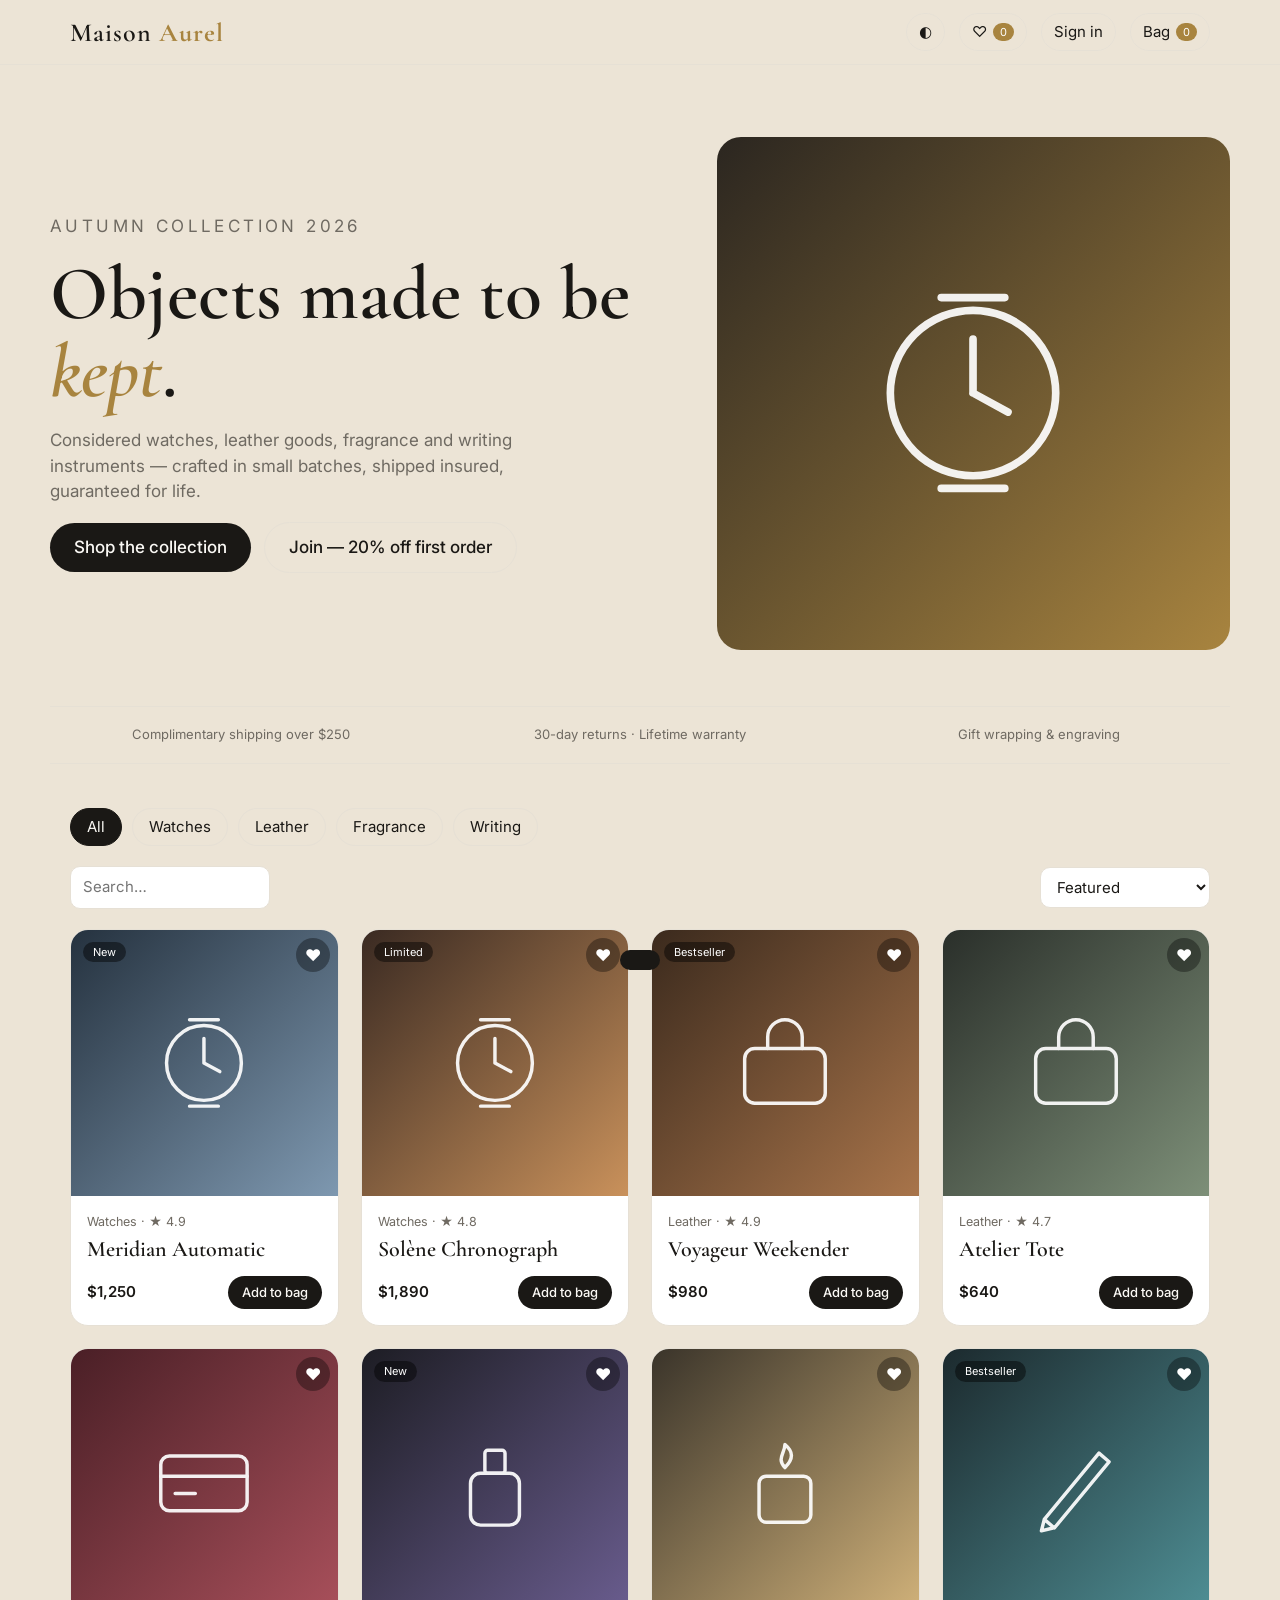
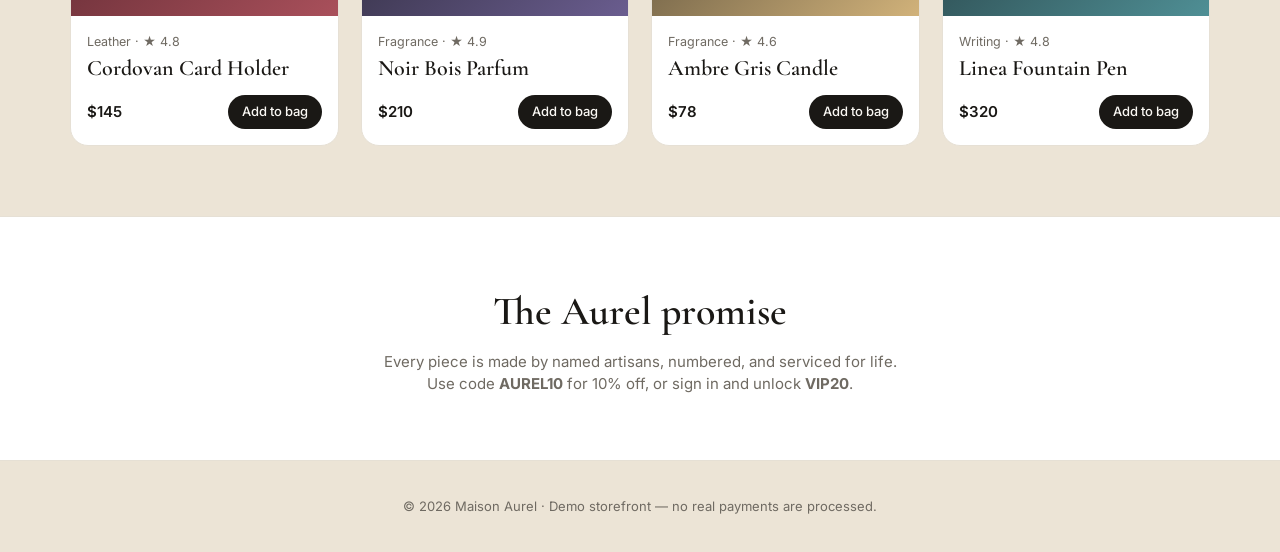
<file: maison-aurel.html>
<!doctype html>
<html lang="en"><head><meta charset="utf-8">
<meta name="viewport" content="width=device-width, initial-scale=1, viewport-fit=cover">
<title>Maison Aurel — Fine Goods</title>
<link rel="stylesheet" href="https://fonts.googleapis.com/css2?family=Cormorant+Garamond:wght@500;600&family=Inter:wght@400;500;600&display=swap">
<style>
:root{--bg:#ece4d6;--fg:#1a1815;--mut:#6f6a62;--card:#fff;--line:#e6e0d5;--gold:#a8843f;--ink:#1a1815;--on:#faf8f4;
box-sizing:border-box;padding-top:env(safe-area-inset-top,0px);padding-bottom:env(safe-area-inset-bottom,0px)}
@media(prefers-color-scheme:dark){:root:not([data-theme="light"]){--bg:#0d1117;--fg:#f3efe7;--mut:#a39d92;--card:#1b1917;--line:#2e2a25;--gold:#c9a45c;--ink:#f3efe7;--on:#121110}}
:root[data-theme="dark"]{--bg:#0d1117;--fg:#f3efe7;--mut:#a39d92;--card:#1b1917;--line:#2e2a25;--gold:#c9a45c;--ink:#f3efe7;--on:#121110}
*{box-sizing:border-box}html{scroll-padding-top:env(safe-area-inset-top,0px);scroll-behavior:smooth}
body{margin:0;background:var(--bg);color:var(--fg);font:15px/1.5 Inter,system-ui,sans-serif}
h1,h2,h3,.serif{font-family:"Cormorant Garamond",Georgia,serif;font-weight:600;margin:0}
button,input,select{font:inherit;color:inherit}button{cursor:pointer}
.wrap{max-width:1180px;margin:0 auto;padding:0 20px}
header{position:sticky;top:env(safe-area-inset-top,0px);z-index:20;background:color-mix(in srgb,var(--bg) 88%,transparent);backdrop-filter:blur(10px);border-bottom:1px solid var(--line)}
.nav{display:flex;align-items:center;gap:14px;height:64px}.logo{font-size:26px;letter-spacing:.04em;margin-right:auto}.logo b{color:var(--gold)}
.ib{background:none;border:1px solid var(--line);border-radius:99px;height:38px;min-width:38px;padding:0 12px;display:inline-flex;align-items:center;gap:6px}
.ib:hover{border-color:var(--gold)}.badge{background:var(--gold);color:#fff;border-radius:99px;font-size:11px;padding:1px 7px}
.hero{padding:72px 0 56px;display:grid;grid-template-columns:1.1fr .9fr;gap:40px;align-items:center}
.hero h1{font-size:clamp(40px,6vw,76px);line-height:1.02}.hero h1 em{color:var(--gold)}
.hero p{color:var(--mut);max-width:46ch;font-size:17px}
.btn{background:var(--ink);color:var(--on);border:0;border-radius:99px;padding:12px 24px;font-weight:500}.btn:hover{opacity:.88}
.btn.o{background:none;color:var(--fg);border:1px solid var(--line)}.btn[disabled]{opacity:.5}
.heroart{aspect-ratio:1;border-radius:24px;background:linear-gradient(135deg,#2b2620,#a8843f);display:grid;place-items:center}
.heroart svg{width:62%}
.perks{display:grid;grid-template-columns:repeat(3,1fr);gap:16px;border-block:1px solid var(--line);padding:18px 0;color:var(--mut);font-size:13px;text-align:center}
.bar{display:flex;flex-wrap:wrap;gap:10px;align-items:center;margin:44px 0 20px}
.chip{border:1px solid var(--line);background:none;border-radius:99px;padding:7px 16px}.chip.on{background:var(--ink);color:var(--on);border-color:var(--ink)}
.bar input,.bar select,.f input,.f select{background:var(--card);border:1px solid var(--line);border-radius:10px;padding:9px 12px;width:100%}
.bar input{width:200px}.bar select{width:auto}.sp{margin-left:auto;display:flex;gap:10px}
.grid{display:grid;grid-template-columns:repeat(auto-fill,minmax(250px,1fr));gap:22px;padding-bottom:70px}
.card{background:var(--card);border:1px solid var(--line);border-radius:18px;overflow:hidden;transition:.2s}.card:hover{transform:translateY(-4px);box-shadow:0 14px 34px rgba(0,0,0,.12)}
.art{aspect-ratio:1/1;display:grid;place-items:center;position:relative;cursor:pointer}.art svg{width:54%}
.tag{position:absolute;top:12px;left:12px;background:rgba(0,0,0,.45);color:#fff;font-size:11px;border-radius:99px;padding:2px 10px}
.heart{position:absolute;top:8px;right:8px;background:rgba(0,0,0,.35);border:0;color:#fff;width:34px;height:34px;border-radius:50%;font-size:16px}.heart.on{color:#ff7a8a}
.info{padding:14px 16px 16px}.info small{color:var(--mut)}.row{display:flex;justify-content:space-between;align-items:center;margin-top:10px;gap:8px}.price{font-weight:600}
.mini{padding:7px 14px;font-size:13px}
.story{background:var(--card);border-block:1px solid var(--line);padding:64px 0;text-align:center}.story h2{font-size:40px;margin-bottom:10px}.story p{color:var(--mut);max-width:60ch;margin:0 auto}
footer{padding:36px 0;color:var(--mut);font-size:13px;text-align:center}
.ov{position:fixed;inset:0;background:rgba(0,0,0,.5);z-index:50;display:none;align-items:center;justify-content:center;padding:16px}.ov.show{display:flex}
.modal{background:var(--bg);border:1px solid var(--line);border-radius:20px;width:min(560px,100%);max-height:92vh;overflow:auto;padding:26px;position:relative}
.modal.w{width:min(820px,100%)}.x{position:absolute;top:12px;right:14px;border:0;background:none;font-size:24px}
.drawer{position:fixed;top:0;right:0;bottom:0;width:min(420px,100%);background:var(--bg);border-left:1px solid var(--line);z-index:60;transform:translateX(100%);transition:.3s;display:flex;flex-direction:column;padding:20px}.drawer.show{transform:none}
.dl{flex:1;overflow:auto;margin:14px 0}.li{display:flex;gap:12px;padding:12px 0;border-bottom:1px solid var(--line)}
.th{width:60px;height:60px;border-radius:12px;flex:none}.q{display:inline-flex;border:1px solid var(--line);border-radius:99px;align-items:center}.q button{border:0;background:none;width:28px;height:28px}
.sum div{display:flex;justify-content:space-between;padding:3px 0;color:var(--mut)}.sum .t{color:var(--fg);font-weight:600;font-size:18px;border-top:1px solid var(--line);margin-top:6px;padding-top:10px}
.f{display:grid;gap:12px;grid-template-columns:1fr 1fr;margin:14px 0}.f .full{grid-column:1/-1}.f label{font-size:12px;color:var(--mut);display:block;margin-bottom:3px}
.steps{display:flex;gap:8px;margin:14px 0}.steps span{flex:1;height:4px;border-radius:9px;background:var(--line)}.steps span.on{background:var(--gold)}
.opt{border:1px solid var(--line);border-radius:12px;padding:12px;display:flex;justify-content:space-between;margin-bottom:8px;cursor:pointer}.opt.on{border-color:var(--gold);background:color-mix(in srgb,var(--gold) 10%,transparent)}
.pd{display:grid;grid-template-columns:1fr 1fr;gap:24px}.pd .art{border-radius:16px;cursor:default}
.toast{position:fixed;bottom:calc(20px + env(safe-area-inset-bottom,0px));left:50%;transform:translateX(-50%) translateY(90px);background:var(--ink);color:var(--on);padding:10px 20px;border-radius:99px;z-index:80;transition:.3s}.toast.show{transform:translateX(-50%)}
.note{font-size:12px;color:var(--mut)}.err{color:#d6455a;font-size:13px;min-height:18px}
@media(max-width:720px){.hero,.pd{grid-template-columns:1fr}.hero{padding-top:36px}.sp{margin-left:0}.perks{grid-template-columns:1fr}}
</style></head><body>
<header><div class="wrap nav">
<div class="serif logo">Maison <b>Aurel</b></div>
<button class="ib" onclick="toggleTheme()" aria-label="Toggle theme">◐</button>
<button class="ib" onclick="showWish()">♡ <span class="badge" id="wc">0</span></button>
<button class="ib" id="acct" onclick="openAcct()">Sign in</button>
<button class="ib" onclick="openCart()">Bag <span class="badge" id="cc">0</span></button>
</div></header>

<main>
<section class="wrap hero">
<div><p class="note" style="letter-spacing:.2em;text-transform:uppercase">Autumn Collection 2026</p>
<h1>Objects made to be <em>kept</em>.</h1>
<p>Considered watches, leather goods, fragrance and writing instruments — crafted in small batches, shipped insured, guaranteed for life.</p>
<p><button class="btn" onclick="document.getElementById('shop').scrollIntoView()">Shop the collection</button>
<button class="btn o" onclick="openAuth()" style="margin-left:8px">Join — 20% off first order</button></p></div>
<div class="heroart" id="hart"></div>
</section>
<div class="wrap perks"><div>Complimentary shipping over $250</div><div>30-day returns · Lifetime warranty</div><div>Gift wrapping & engraving</div></div>

<section class="wrap" id="shop">
<div class="bar" id="chips"></div>
<div class="bar" style="margin-top:0"><input id="q" placeholder="Search…" oninput="S.q=this.value;draw()">
<div class="sp"><select onchange="S.sort=this.value;draw()"><option value="f">Featured</option><option value="lo">Price: low to high</option><option value="hi">Price: high to low</option><option value="r">Top rated</option></select></div></div>
<div class="grid" id="grid"></div>
</section>

<section class="story"><div class="wrap"><h2>The Aurel promise</h2><p>Every piece is made by named artisans, numbered, and serviced for life. Use code <b>AUREL10</b> for 10% off, or sign in and unlock <b>VIP20</b>.</p></div></section>
</main>
<footer>© 2026 Maison Aurel · Demo storefront — no real payments are processed.</footer>

<div class="ov" id="ov" onclick="if(event.target===this)closeM()"><div class="modal" id="modal"></div></div>
<div class="drawer" id="drawer"></div>
<div class="toast" id="toast"></div>

<script>
const P=[
{id:1,n:"Meridian Automatic",c:"Watches",p:1250,r:4.9,k:"watch",a:["#25323f","#7e98b0"],t:"New",d:"39mm Swiss automatic, sapphire crystal, 80-hour power reserve."},
{id:2,n:"Solène Chronograph",c:"Watches",p:1890,r:4.8,k:"watch",a:["#3a2a22","#c9915b"],t:"Limited",d:"Rose-gold chronograph with a hand-finished guilloché dial."},
{id:3,n:"Voyageur Weekender",c:"Leather",p:980,r:4.9,k:"bag",a:["#3b2a1d","#a8744a"],t:"Bestseller",d:"Full-grain Tuscan leather, brass hardware, fits a carry-on."},
{id:4,n:"Atelier Tote",c:"Leather",p:640,r:4.7,k:"bag",a:["#2a2f2a","#7d8f78"],t:"",d:"Structured everyday tote with a suede-lined interior."},
{id:5,n:"Cordovan Card Holder",c:"Leather",p:145,r:4.8,k:"card",a:["#4a1f26","#a9505b"],t:"",d:"Shell cordovan, hand-burnished edges, four-card capacity."},
{id:6,n:"Noir Bois Parfum",c:"Fragrance",p:210,r:4.9,k:"scent",a:["#1d1d24","#6a5d8f"],t:"New",d:"Oud, vetiver and smoked cedar. 50ml eau de parfum."},
{id:7,n:"Ambre Gris Candle",c:"Fragrance",p:78,r:4.6,k:"candle",a:["#3a342a","#d1b27a"],t:"",d:"Hand-poured soy wax, 60-hour burn, ceramic vessel."},
{id:8,n:"Linea Fountain Pen",c:"Writing",p:320,r:4.8,k:"pen",a:["#1c2a2e","#4f8f95"],t:"Bestseller",d:"Turned resin barrel, 18k gold nib, piston filler."}];
const SH={watch:'<circle cx="50" cy="50" r="26"/><path d="M50 50V33M50 50l11 6M40 20h20M40 80h20"/>',bag:'<rect x="22" y="40" width="56" height="38" rx="7"/><path d="M38 40v-8a12 12 0 0 1 24 0v8"/>',card:'<rect x="20" y="32" width="60" height="38" rx="6"/><path d="M20 46h60M30 58h14"/>',scent:'<rect x="33" y="44" width="34" height="36" rx="7"/><rect x="43" y="28" width="14" height="16" rx="2"/>',candle:'<rect x="32" y="46" width="36" height="32" rx="5"/><path d="M50 40c-6-6 0-10 0-16 6 5 6 10 0 16z"/>',pen:'<path d="M28 76 66 30l7 6-38 46zM28 76l-2 8 8-2"/>'};
const art=(p,w)=>`<svg viewBox="0 0 100 100" fill="none" stroke="#fff" stroke-width="2.4" stroke-linecap="round" stroke-linejoin="round" opacity=".92" ${w?'':''}>${SH[p.k]}</svg>`;
const grad=p=>`linear-gradient(135deg,${p.a[0]},${p.a[1]})`;
const $=id=>document.getElementById(id), usd=n=>'$'+n.toLocaleString('en-US',{minimumFractionDigits:n%1?2:0,maximumFractionDigits:2});
const esc=s=>String(s).replace(/[&<>"']/g,c=>({'&':'&amp;','<':'&lt;','>':'&gt;','"':'&quot;',"'":'&#39;'}[c]));
const ls={g(k,d){try{const v=localStorage.getItem(k);return v?JSON.parse(v):d}catch(e){return d}},s(k,v){try{localStorage.setItem(k,JSON.stringify(v))}catch(e){}}};
const S={cat:'All',q:'',sort:'f',cart:ls.g('ma_cart',{}),wish:ls.g('ma_wish',[]),user:ls.g('ma_user',null),promo:null,co:null};
const save=()=>{ls.s('ma_cart',S.cart);ls.s('ma_wish',S.wish);ls.s('ma_user',S.user)};
function toast(m){const t=$('toast');t.textContent=m;t.classList.add('show');clearTimeout(toast.h);toast.h=setTimeout(()=>t.classList.remove('show'),2200)}
function toggleTheme(){const r=document.documentElement,d=r.dataset.theme==='dark'||(!r.dataset.theme&&matchMedia('(prefers-color-scheme:dark)').matches);r.dataset.theme=d?'light':'dark'}

/* catalog */
function draw(){
 const cats=['All',...new Set(P.map(p=>p.c))];
 $('chips').innerHTML=cats.map(c=>`<button class="chip ${c===S.cat?'on':''}" onclick="S.cat='${c}';draw()">${c}</button>`).join('');
 let l=P.filter(p=>(S.cat==='All'||p.c===S.cat)&&(p.n+p.c+p.d).toLowerCase().includes(S.q.toLowerCase()));
 if(S.sort==='lo')l.sort((a,b)=>a.p-b.p);if(S.sort==='hi')l.sort((a,b)=>b.p-a.p);if(S.sort==='r')l.sort((a,b)=>b.r-a.r);
 $('grid').innerHTML=l.map(p=>`<div class="card"><div class="art" style="background:${grad(p)}" onclick="quick(${p.id})">${art(p)}${p.t?`<span class="tag">${p.t}</span>`:''}
 <button class="heart ${S.wish.includes(p.id)?'on':''}" onclick="event.stopPropagation();wish(${p.id})" aria-label="Wishlist">♥</button></div>
 <div class="info"><small>${p.c} · ★ ${p.r}</small><h3 style="font-size:22px">${p.n}</h3>
 <div class="row"><span class="price">${usd(p.p)}</span><button class="btn mini" onclick="add(${p.id})">Add to bag</button></div></div></div>`).join('')||'<p class="note">No pieces match your search.</p>';
 $('wc').textContent=S.wish.length;$('cc').textContent=Object.values(S.cart).reduce((a,b)=>a+b,0);
}
function wish(id){const i=S.wish.indexOf(id);i<0?S.wish.push(id):S.wish.splice(i,1);save();draw()}
function showWish(){const l=P.filter(p=>S.wish.includes(p.id));
 M(`<h2 style="font-size:32px">Wishlist</h2>${l.length?l.map(p=>`<div class="li"><div class="th" style="background:${grad(p)}"></div><div style="flex:1"><b>${p.n}</b><br><span class="note">${usd(p.p)}</span></div><button class="btn mini" onclick="add(${p.id});closeM()">Add</button></div>`).join(''):'<p class="note">Tap the heart on any piece to save it here.</p>'}`)}
function quick(id){const p=P.find(x=>x.id===id);
 M(`<div class="pd"><div class="art" style="background:${grad(p)}">${art(p)}</div><div><small class="note">${p.c} · ★ ${p.r}</small><h2 style="font-size:34px">${p.n}</h2><p>${p.d}</p><p class="serif" style="font-size:28px">${usd(p.p)}</p>
 <p class="note">Free insured shipping over $250 · 30-day returns · Lifetime warranty</p><button class="btn" onclick="add(${p.id});closeM()">Add to bag</button> <button class="btn o" onclick="wish(${p.id});quick(${p.id})">${S.wish.includes(p.id)?'Saved ♥':'Save ♡'}</button></div></div>`,1)}

/* cart */
function add(id){S.cart[id]=(S.cart[id]||0)+1;save();draw();toast('Added to your bag');}
function qty(id,d){S.cart[id]=(S.cart[id]||0)+d;if(S.cart[id]<=0)delete S.cart[id];save();draw();renderCart()}
const PROMOS={AUREL10:{pct:.1,msg:'10% off applied'},VIP20:{pct:.2,msg:'VIP 20% off applied',vip:1}};
function totals(ship){const sub=Object.entries(S.cart).reduce((a,[id,q])=>a+P.find(p=>p.id==id).p*q,0);
 const disc=S.promo?sub*PROMOS[S.promo].pct:0;const sh=sub===0?0:ship==='x'?24:(sub-disc>=250?0:9);const tax=(sub-disc)*.08;
 return{sub,disc,sh,tax,total:sub-disc+sh+tax}}
function renderCart(){const items=Object.entries(S.cart),t=totals(S.co&&S.co.ship);
 $('drawer').innerHTML=`<div style="display:flex;justify-content:space-between;align-items:center"><h2 style="font-size:30px">Your bag</h2><button class="x" style="position:static" onclick="closeCart()">×</button></div>
 <div class="dl">${items.length?items.map(([id,q])=>{const p=P.find(x=>x.id==id);return`<div class="li"><div class="th" style="background:${grad(p)}"></div><div style="flex:1"><b>${p.n}</b><br><span class="note">${usd(p.p)}</span><br><span class="q"><button onclick="qty(${id},-1)">−</button><span style="min-width:20px;text-align:center">${q}</span><button onclick="qty(${id},1)">+</button></span></div><b>${usd(p.p*q)}</b></div>`}).join(''):'<p class="note">Your bag is empty.</p>'}</div>
 <div class="f" style="grid-template-columns:1fr auto;margin:0 0 10px"><input id="pc" placeholder="Promo code" value="${S.promo||''}"><button class="btn o mini" onclick="applyPromo()">Apply</button></div><div class="err" id="pe"></div>
 <div class="sum"><div><span>Subtotal</span><span>${usd(t.sub)}</span></div>${t.disc?`<div><span>Discount</span><span>−${usd(+t.disc.toFixed(2))}</span></div>`:''}<div><span>Shipping</span><span>${t.sh?usd(t.sh):'Free'}</span></div><div><span>Est. tax</span><span>${usd(+t.tax.toFixed(2))}</span></div><div class="t"><span>Total</span><span>${usd(+t.total.toFixed(2))}</span></div></div>
 <button class="btn" style="margin-top:14px" ${items.length?'':'disabled'} onclick="startCo()">Checkout</button>`}
function applyPromo(){const c=$('pc').value.trim().toUpperCase();if(!c){S.promo=null;return renderCart()}
 const p=PROMOS[c];if(!p){$('pe').textContent='Invalid code.';return}if(p.vip&&!S.user){$('pe').textContent='Sign in to use VIP20.';return}S.promo=c;renderCart();toast(p.msg)}
function openCart(){renderCart();$('drawer').classList.add('show')}function closeCart(){$('drawer').classList.remove('show')}

/* modal */
function M(h,w){$('modal').className='modal'+(w?' w':'');$('modal').innerHTML='<button class="x" onclick="closeM()">×</button>'+h;$('ov').classList.add('show')}
function closeM(){$('ov').classList.remove('show')}
document.addEventListener('keydown',e=>{if(e.key==='Escape'){closeM();closeCart()}});

/* auth */
function openAuth(next){S.next=next;M(`<h2 style="font-size:32px">Welcome to Maison Aurel</h2><p class="note">Sign in to save your bag, track orders and unlock VIP20.</p>
 <button class="btn" style="width:100%;margin:10px 0" onclick="signIn()">Continue with your account</button>
 <p class="note" style="text-align:center">or continue as a guest</p>
 <div class="f"><div class="full"><label>Name</label><input id="gn"></div><div class="full"><label>Email</label><input id="ge" type="email"></div></div><div class="err" id="ae"></div>
 <button class="btn o" style="width:100%" onclick="guest()">Continue as guest</button>`)}
async function signIn(){let u=null;
 try{const U=await claude.use('user');if(U){const m=await U.me();u={name:m.name||'Member',email:m.email||'',vip:1}}}catch(e){}
 if(!u){$('ae').textContent='Account sign-in is unavailable here — use guest checkout below.';return}
 setUser(u)}
function guest(){const n=$('gn').value.trim(),e=$('ge').value.trim();if(!n||!/^\S+@\S+\.\S+$/.test(e)){$('ae').textContent='Enter a name and valid email.';return}setUser({name:n,email:e,vip:1})}
function setUser(u){S.user=u;save();syncAcct();closeM();toast('Welcome, '+u.name.split(' ')[0]);if(S.next){const f=S.next;S.next=null;f()}}
function syncAcct(){$('acct').textContent=S.user?S.user.name.split(' ')[0]:'Sign in'}
function openAcct(){if(!S.user)return openAuth();
 M(`<h2 style="font-size:32px">${esc(S.user.name)}</h2><p class="note">${esc(S.user.email||'Signed in')}</p><p>VIP perk unlocked: code <b>VIP20</b> (20% off).</p>
 <button class="btn" onclick="showOrders()">My orders</button> <button class="btn o" onclick="S.user=null;save();syncAcct();closeM();toast('Signed out')">Sign out</button>`)}
function showOrders(){const o=ls.g('ma_orders',[]);
 M(`<h2 style="font-size:32px">Orders</h2>${o.length?o.map(x=>`<div class="li"><div style="flex:1"><b>#${x.id}</b><br><span class="note">${x.date} · ${x.items} item(s) · ${esc(x.city)}</span></div><b>${usd(x.total)}</b></div>`).join(''):'<p class="note">No orders yet.</p>'}`)}

/* checkout */
function startCo(){if(!S.user)return openAuth(startCo);closeCart();S.co={step:1,ship:'s',a:{name:S.user.name,email:S.user.email||'',addr:'',city:'',zip:''}};coView()}
function coView(){const c=S.co,t=totals(c.ship);let b='';
 if(c.step===1)b=`<div class="f">${[['name','Full name',1],['email','Email',1],['addr','Address',1],['city','City'],['zip','Postal code']].map(([k,l,f])=>`<div class="${f?'full':''}"><label>${l}</label><input id="c_${k}" value="${esc(c.a[k])}"></div>`).join('')}</div>`;
 if(c.step===2)b=[['s','Standard · 3–5 days',t.sub-t.disc>=250?'Free':'$9'],['x','Express · next day','$24']].map(([k,l,p])=>`<div class="opt ${c.ship===k?'on':''}" onclick="S.co.ship='${k}';coView()"><span>${l}</span><b>${p}</b></div>`).join('');
 if(c.step===3)b=`<div class="f"><div class="full"><label>Card number</label><input id="cn" inputmode="numeric" maxlength="19" placeholder="4242 4242 4242 4242" oninput="this.value=this.value.replace(/\\D/g,'').replace(/(.{4})/g,'$1 ').trim()"></div><div><label>Expiry</label><input id="ce" placeholder="MM/YY" maxlength="5"></div><div><label>CVC</label><input id="cv" maxlength="4" inputmode="numeric"></div></div><p class="note">Demo checkout — nothing is charged and card data is never stored.</p>`;
 M(`<h2 style="font-size:32px">Checkout</h2><div class="steps">${[1,2,3].map(i=>`<span class="${i<=c.step?'on':''}"></span>`).join('')}</div>${b}<div class="err" id="ce2"></div>
 <div class="sum"><div class="t"><span>Total</span><span>${usd(+t.total.toFixed(2))}</span></div></div>
 <div style="display:flex;gap:8px;margin-top:12px">${c.step>1?'<button class="btn o" onclick="coBack()">Back</button>':''}<button class="btn" style="flex:1" onclick="coNext()">${c.step<3?'Continue':'Place order'}</button></div>`)}
function coBack(){S.co.step--;coView()}
function coNext(){const c=S.co,e=$('ce2');
 if(c.step===1){for(const k of['name','email','addr','city','zip'])c.a[k]=$('c_'+k).value.trim();
  if(Object.values(c.a).some(v=>!v)||!/^\S+@\S+\.\S+$/.test(c.a.email)){e.textContent='Please complete all fields with a valid email.';return}}
 if(c.step===3){const n=$('cn').value.replace(/\s/g,'');if(n.length<13||!/^\d\d\/\d\d$/.test($('ce').value)||$('cv').value.length<3){e.textContent='Enter valid card details.';return}
  const t=totals(c.ship),id=Date.now().toString(36).toUpperCase().slice(-7),o=ls.g('ma_orders',[]);
  o.unshift({id,total:+t.total.toFixed(2),items:Object.values(S.cart).reduce((a,b)=>a+b,0),city:c.a.city,date:new Date().toLocaleDateString()});ls.s('ma_orders',o);
  S.cart={};S.promo=null;save();draw();
  return M(`<div style="text-align:center;padding:20px 0"><div style="font-size:48px;color:var(--gold)">✓</div><h2 style="font-size:34px">Thank you, ${esc(c.a.name.split(' ')[0])}</h2><p>Order <b>#${id}</b> is confirmed. A receipt was sent to ${esc(c.a.email)}.</p><button class="btn" onclick="closeM()">Continue shopping</button></div>`)}
 c.step++;coView()}

/* boot */
$('hart').innerHTML=art({k:'watch'});syncAcct();draw();
</script></body></html>
</file>
